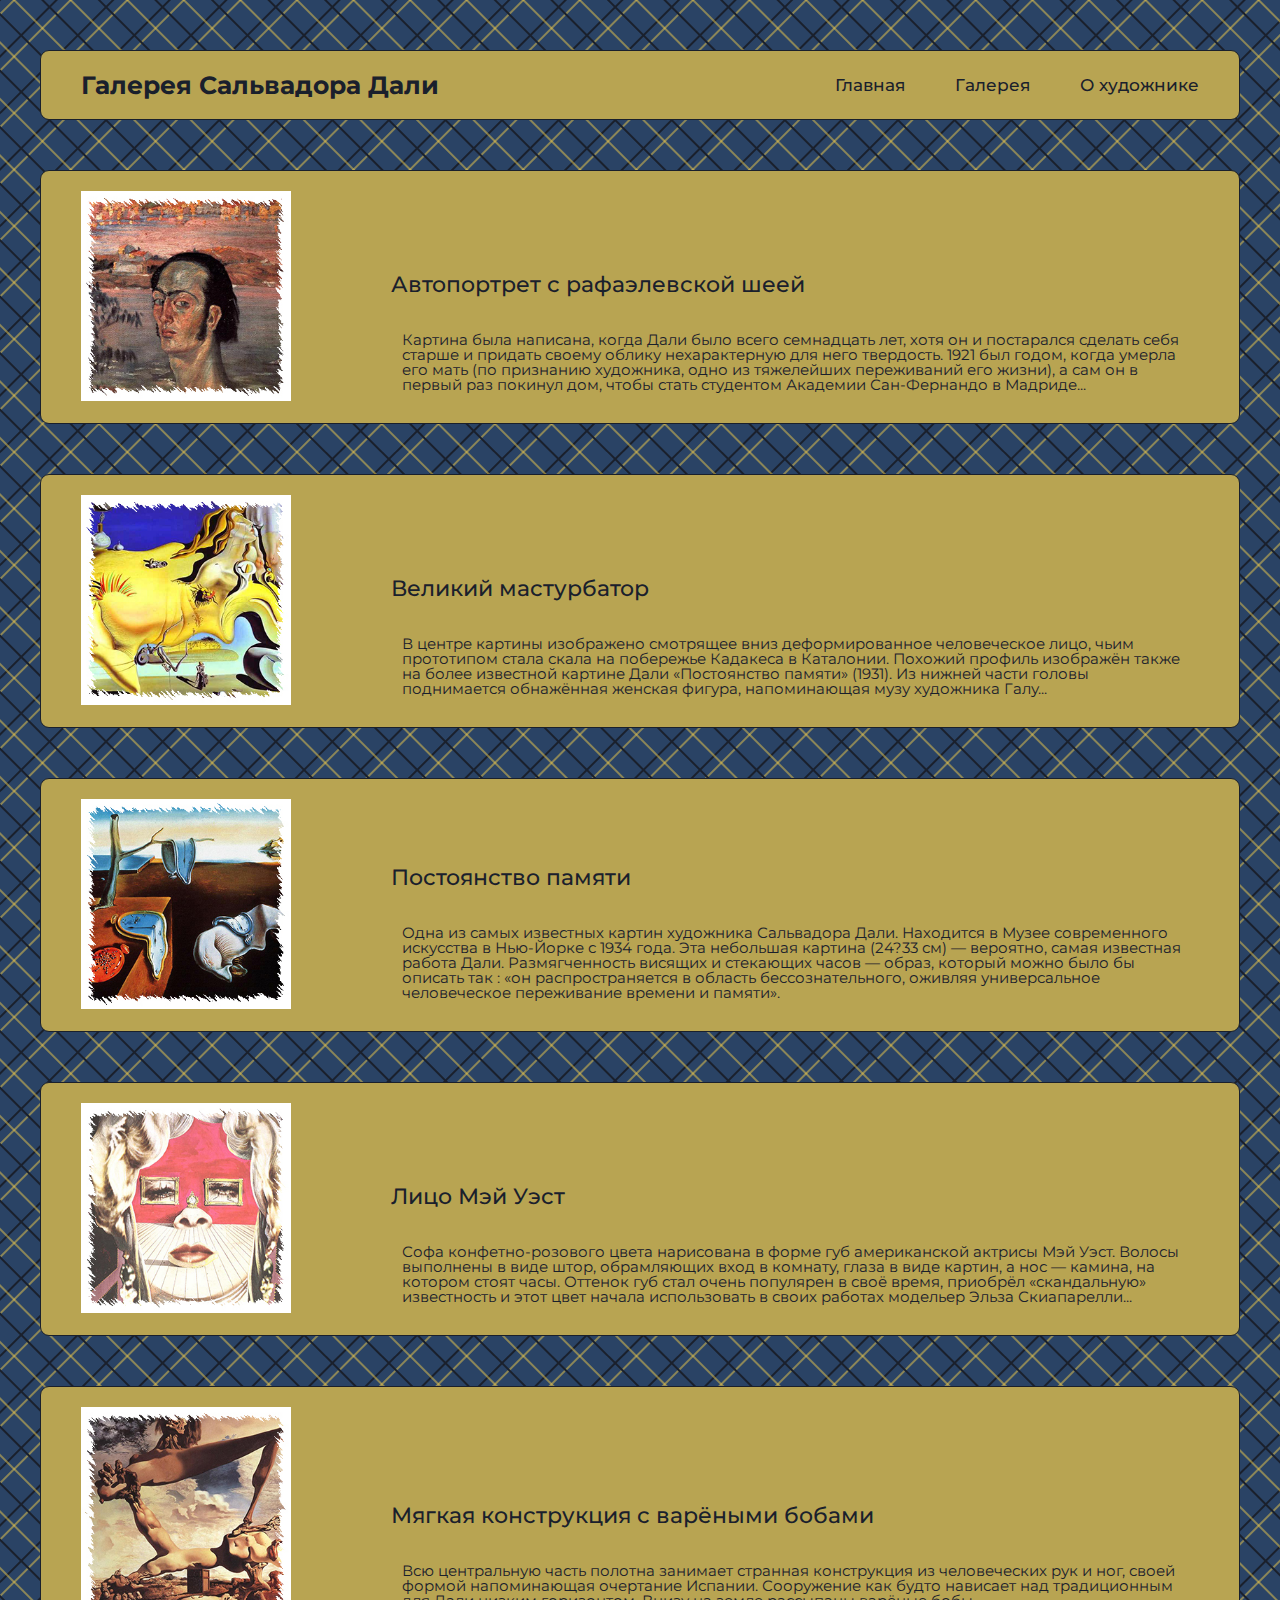
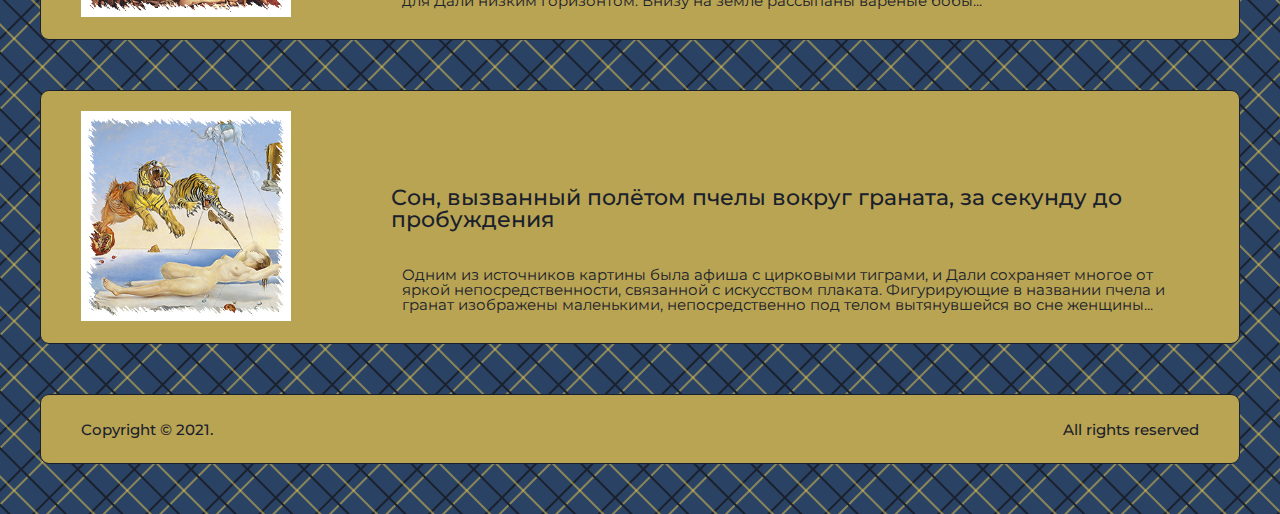
<file: index.html>
<!DOCTYPE html>
<html lang="ru">
  <head>
    <meta charset="UTF-8">
    <meta http-equiv="X-UA-Compatible" content="IE=edge">
    <meta name="viewport" content="width=device-width, initial-scale=1.0">
    <title>Картинная галерея</title>
    <link rel="stylesheet" type="text/css" href="css/reset.css" />
    <link rel="stylesheet" type="text/css" href="css/style.css" />
    <link rel="shortcut icon" href="img/icon.jpg" type="image/png" />
    <link rel="preconnect" href="https://fonts.gstatic.com" />
    <link rel="preconnect" href="https://fonts.gstatic.com">
    <link href="https://fonts.googleapis.com/css2?family=Montserrat:wght@400;500;700&display=swap" rel="stylesheet">  
  </head>
  <body>
    <header class="header">
      <div class="container">
        <div class="header__inner box">
          <h2 class="header__title">
            <a class="header__title-link header__title-link--1" href="index.html">
              Галерея Сальвадора Дали
            </a>
            <a class="header__title-link header__title-link--2" href="index.html">
              Галерея С. Дали
            </a>
            <a class="header__title-link header__title-link--3" href="index.html">
              Галерея
            </a>
          </h2>
          <nav class="header__menu">
            <button class="header__btn"></button>
            <button class="header__burger"></button>
            <ul class="header__list">
              <li class="header__item">
                <a href="index.html" class="header__item-link">
                  Главная
                </a>
              </li>
              <li class="header__item">
                <a href="gallery.html" class="header__item-link">
                  Галерея
                </a>
              </li>
              <li class="header__item">
                <a href="about.html" class="header__item-link">
                  О художнике
                </a>
              </li>
            </ul>
          </nav>
        </div>
      </div>
    </header>
    <section class="item">
      <div class="container">
        <div class="item__inner box">
          <a class="item__link" href="SelfPortrait.html" >
            <img class="item__prev" src="img/dali1_prev.jpg" alt="">
          </a>
          <div class="item__box">
            <h4 class="item__title">
              <a href="SelfPortrait.html" class="item__title-link">
                Автопортрет с рафаэлевской шеей
              </a>
            </h4>
            <p class="item__description">
              <a href="SelfPortrait.html" class="item__description-link">
                Картина была написана, когда Дали было всего семнадцать лет, хотя он и постарался сделать себя старше и придать своему облику нехарактерную для него твердость. 1921 был годом, когда умерла его мать (по признанию художника, одно из тяжелейших переживаний его жизни), а сам он в первый раз покинул дом, чтобы стать студентом Академии Сан-Фернандо в Мадриде...
              </a>
            </p>
          </div>
        </div>
      </div>
    </section>
    <section class="item">
      <div class="container">
        <div class="item__inner box">
          <a class="item__link" href="TheGreatMasturbator.html" >
            <img class="item__prev" src="img/dali2_prev.jpg" alt="">
          </a>
          <div class="item__box">
            <h3 class="item__title">
              <a href="TheGreatMasturbator.html" class="item__title-link">
                Великий мастурбатор
              </a>
            </h3>
            <p class="item__description">
              <a href="TheGreatMasturbator.html" class="item__description-link">
                В центре картины изображено смотрящее вниз деформированное человеческое лицо, чьим прототипом стала скала на побережье Кадакеса в Каталонии. Похожий профиль изображён также на более известной картине Дали «Постоянство памяти» (1931). Из нижней части головы поднимается обнажённая женская фигура, напоминающая музу художника Галу...
              </a>
            </p>
          </div>
        </div>
      </div>
    </section>
    <section class="item">
      <div class="container">
        <div class="item__inner box">
          <a class="item__link" href="ThePersistenceOfMemory.html" >
            <img class="item__prev" src="img/dali3_prev.jpg" alt="">
          </a>
          <div class="item__box">
            <h3 class="item__title">
              <a href="ThePersistenceOfMemory.html" class="item__title-link">
                Постоянство памяти
              </a>
            </h3>
            <p class="item__description">
              <a href="ThePersistenceOfMemory.html" class="item__description-link">
                Одна из самых известных картин художника Сальвадора Дали. Находится в Музее современного искусства в Нью-Йорке с 1934 года.
                Эта небольшая картина (24?33 см) — вероятно, самая известная работа Дали. Размягченность висящих и стекающих часов — образ, который можно было бы описать так : «он распространяется в область бессознательного, оживляя универсальное человеческое переживание времени и памяти».
              </a>
            </p>
          </div>
        </div>
      </div>
    </section>
    <section class="item">
      <div class="container">
        <div class="item__inner box">
          <a class="item__link" href="MaeWest’sFace.html" >
            <img class="item__prev" src="img/dali4_prev.jpg" alt="">
          </a>
          <div class="item__box">
            <h3 class="item__title">
              <a href="MaeWest’sFace.html" class="item__title-link">
                Лицо Мэй Уэст
              </a>
            </h3>
            <p class="item__description">
              <a href="MaeWest’sFace.html" class="item__description-link">
                Софа конфетно-розового цвета нарисована в форме губ американской актрисы Мэй Уэст. Волосы выполнены в виде штор, обрамляющих вход в комнату, глаза в виде картин, а нос — камина, на котором стоят часы. Оттенок губ стал очень популярен в своё время, приобрёл «скандальную» известность и этот цвет начала использовать в своих работах модельер Эльза Скиапарелли...
              </a>
            </p>
          </div>
        </div>
      </div>
    </section>
    <section class="item">
      <div class="container">
        <div class="item__inner box">
          <a class="item__link" href="SoftConstruction.html" >
            <img class="item__prev" src="img/dali5_prev.jpg" alt="">
          </a>
          <div class="item__box">
            <h3 class="item__title">
              <a href="SoftConstruction.html" class="item__title-link">
                Мягкая конструкция с варёными бобами
              </a>
            </h3>
            <p class="item__description">
              <a href="SoftConstruction.html" class="item__description-link">
                Всю центральную часть полотна занимает странная конструкция из человеческих рук и ног, своей формой напоминающая очертание Испании. Сооружение как будто нависает над традиционным для Дали низким горизонтом. Внизу на земле рассыпаны варёные бобы...
              </a>
            </p>
          </div>
        </div>
      </div>
    </section>
    <section class="item">
      <div class="container">
        <div class="item__inner box">
          <a class="item__link" href="DreamCausedByTheFlight.html" >
            <img class="item__prev" src="img/dali6_prev.jpg" alt="">
          </a>
          <div class="item__box">
            <h3 class="item__title">
              <a href="DreamCausedByTheFlight.html" class="item__title-link">
                Сон, вызванный полётом пчелы вокруг граната, за секунду до пробуждения
              </a>
            </h3>
            <p class="item__description">
              <a href="DreamCausedByTheFlight.html" class="item__description-link">
                Одним из источников картины была афиша с цирковыми тиграми, и Дали сохраняет многое от яркой непосредственности, связанной с искусством плаката. Фигурирующие в названии пчела и гранат изображены маленькими, непосредственно под телом вытянувшейся во сне женщины...
              </a>
            </p>
          </div>
        </div>
      </div>
    </section>
    <footer class="footer">
      <div class="container">
        <div class="footer__inner box">
          <p class="footer__copy">
            Copyright © 2021.
          </p>
          <p class="footer__rights">
            All rights reserved
          </p>
        </div>
    </footer>
    <script src="https://ajax.googleapis.com/ajax/libs/jquery/3.4.1/jquery.min.js"></script>
    <script src="js/main.js"></script>
  </body>
</html>
</file>
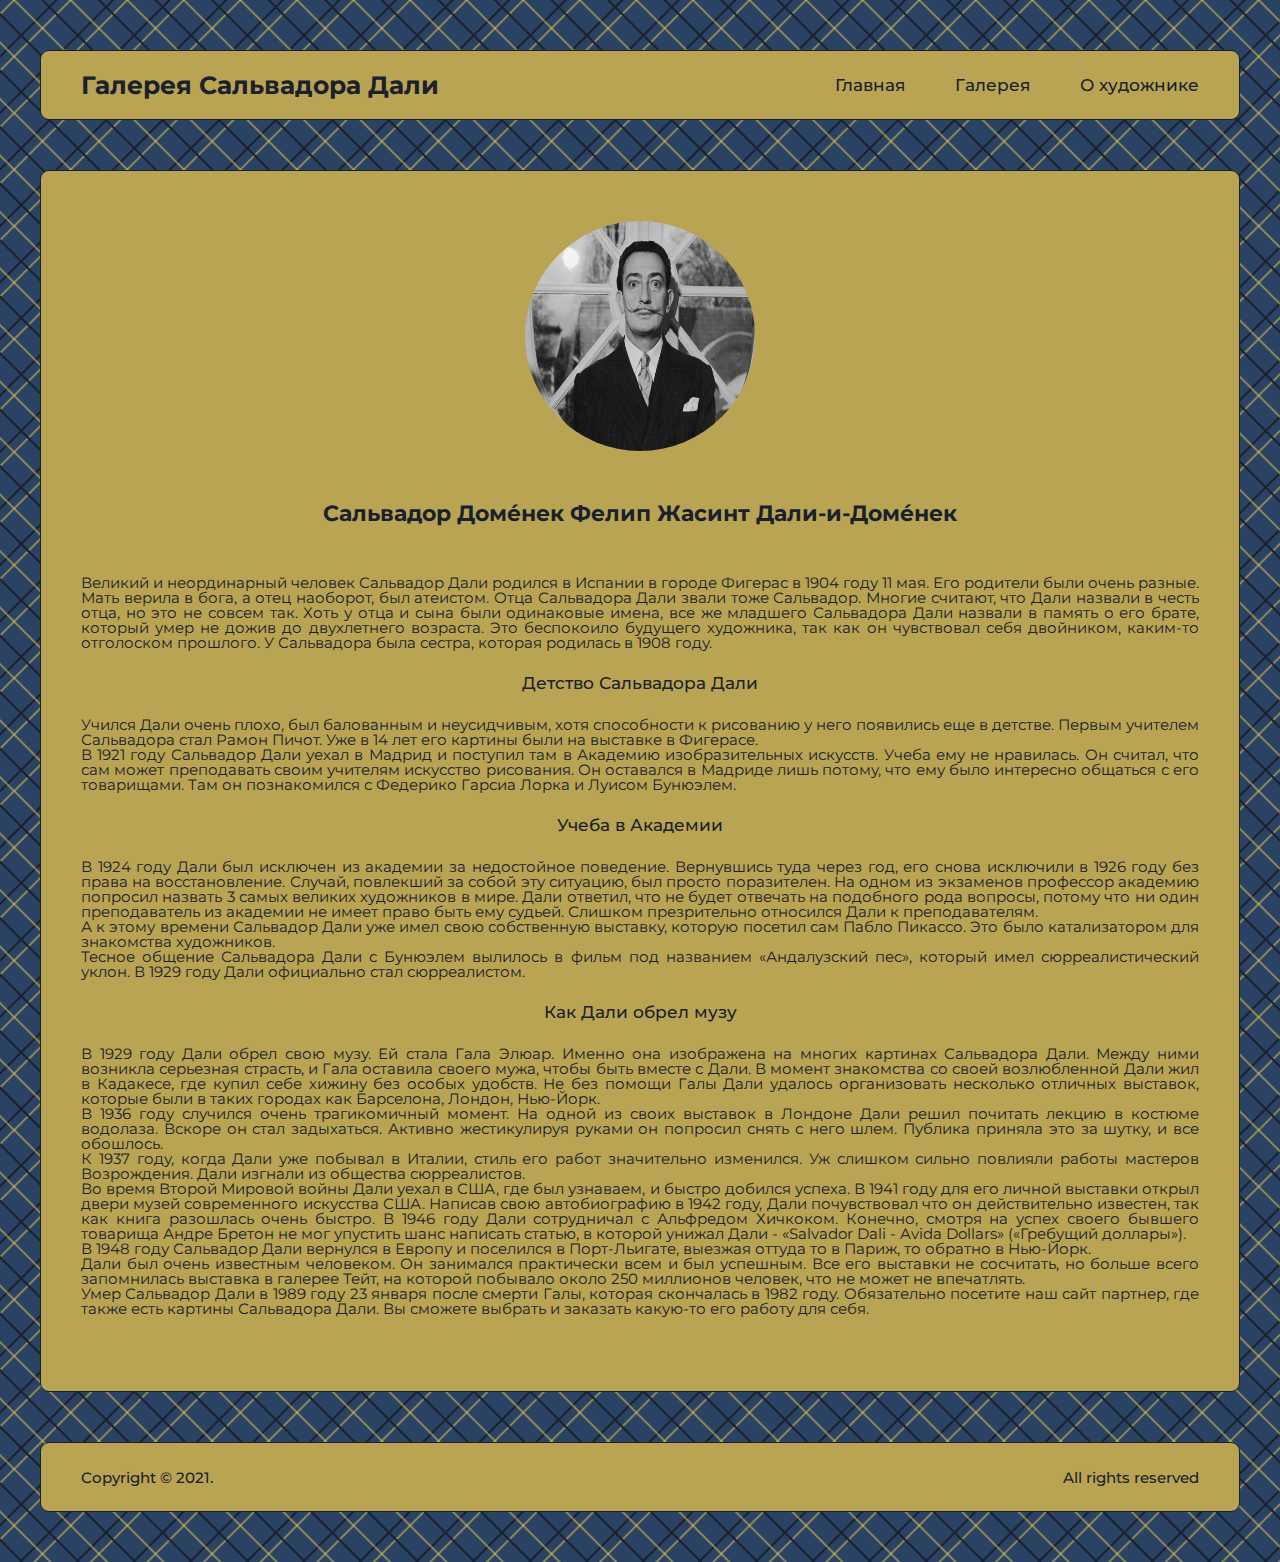
<file: about.html>
<!DOCTYPE html>
<html>
<head>
	<meta charset="UTF-8">
    <meta http-equiv="X-UA-Compatible" content="IE=edge">
    <meta name="viewport" content="width=device-width, initial-scale=1.0">
    <title>О художнике</title>
    <link rel="stylesheet" type="text/css" href="css/reset.css" />
    <link rel="stylesheet" href="css/jquery.fancybox.css" />
    <link rel="stylesheet" type="text/css" href="css/style.css" />
    <link rel="shortcut icon" href="img/icon.jpg" type="image/png" />
    <link rel="preconnect" href="https://fonts.gstatic.com" />
    <link rel="preconnect" href="https://fonts.gstatic.com">
    <link href="https://fonts.googleapis.com/css2?family=Montserrat:wght@400;500;700&display=swap" rel="stylesheet"> 
</head>
<body>
	<header class="header">
		<div class="container">
			<div class="header__inner box">
				<h2 class="header__title">
					<a class="header__title-link header__title-link--1" href="index.html">
						Галерея Сальвадора Дали
					</a>
					<a class="header__title-link header__title-link--2" href="index.html">
						Галерея С. Дали
					</a>
					<a class="header__title-link header__title-link--3" href="index.html">
						Галерея
					</a>
				</h2>
				<nav class="header__menu">
					<button class="header__btn"></button>
					<button class="header__burger"></button>
					<ul class="header__list">
						<li class="header__item">
						<a href="index.html" class="header__item-link">
							Главная
						</a>
						</li>
						<li class="header__item">
						<a href="gallery.html" class="header__item-link">
							Галерея
						</a>
						</li>
						<li class="header__item">
						<a href="about.html" class="header__item-link">
							О художнике
						</a>
						</li>
					</ul>
				</nav>
		  	</div>
		</div>
	</header>
	<section class="about">
        <div class="container">
            <div class="about__inner box">
                <a class="about__link" href="img/dali.jpg" data-fancybox data-caption="Сальвадор Доме́нек Фелип Жасинт Дали-и-Доме́нек">
                  <img class="about__photo" src="img/dali.jpg" alt="" > 
                </a>
                <h4 class="about__title">
                Сальвадор Доме́нек Фелип Жасинт Дали-и-Доме́нек
                </h4>
                <p class="about__description">
                    Великий и неординарный человек Сальвадор Дали родился в Испании в городе Фигерас в 1904 году 11 мая. Его родители были очень разные. Мать верила в бога, а отец наоборот, был атеистом. Отца Сальвадора Дали звали тоже Сальвадор. Многие считают, что Дали назвали в честь отца, но это не совсем так. Хоть у отца и сына были одинаковые имена, все же младшего Сальвадора Дали назвали в память о его брате, который умер не дожив до двухлетнего возраста. Это беспокоило будущего художника, так как он чувствовал себя двойником, каким-то отголоском прошлого. У Сальвадора была сестра, которая родилась в 1908 году.
                </p>
                <p class="about__subtitle">
                    Детство Сальвадора Дали
                </p> 
                <p class="about__description">
                    Учился Дали очень плохо, был балованным и неусидчивым, хотя способности к рисованию у него появились еще в детстве. Первым учителем Сальвадора стал Рамон Пичот. Уже в 14 лет его картины были на выставке в Фигерасе.<br/>
                    В 1921 году Сальвадор Дали уехал в Мадрид и поступил там в Академию изобразительных искусств. Учеба ему не нравилась. Он считал, что сам может преподавать своим учителям искусство рисования. Он оставался в Мадриде лишь потому, что ему было интересно общаться с его товарищами. Там он познакомился с Федерико Гарсиа Лорка и Луисом Бунюэлем.
                </p>
                <p class="about__subtitle">   
                    Учеба в Академии
                </p>
                <p class="about__description">
                    В 1924 году Дали был исключен из академии за недостойное поведение. Вернувшись туда через год, его снова исключили в 1926 году без права на восстановление. Случай, повлекший за собой эту ситуацию, был просто поразителен. На одном из экзаменов профессор академию попросил назвать 3 самых великих художников в мире. Дали ответил, что не будет отвечать на подобного рода вопросы, потому что ни один преподаватель из академии не имеет право быть ему судьей. Слишком презрительно относился Дали к преподавателям.<br/>
                    А к этому времени Сальвадор Дали уже имел свою собственную выставку, которую посетил сам Пабло Пикассо. Это было катализатором для знакомства художников.<br/>
                    Тесное общение Сальвадора Дали с Бунюэлем вылилось в фильм под названием «Андалузский пес», который имел сюрреалистический уклон. В 1929 году Дали официально стал сюрреалистом.
                </p>   
                <p class="about__subtitle"> 
                    Как Дали обрел музу
                </p> 
                <p class="about__description">
                    В 1929 году Дали обрел свою музу. Ей стала Гала Элюар. Именно она изображена на многих картинах Сальвадора Дали. Между ними возникла серьезная страсть, и Гала оставила своего мужа, чтобы быть вместе с Дали. В момент знакомства со своей возлюбленной Дали жил в Кадакесе, где купил себе хижину без особых удобств. Не без помощи Галы Дали удалось организовать несколько отличных выставок, которые были в таких городах как Барселона, Лондон, Нью-Йорк.<br/>
                    В 1936 году случился очень трагикомичный момент. На одной из своих выставок в Лондоне Дали решил почитать лекцию в костюме водолаза. Вскоре он стал задыхаться. Активно жестикулируя руками он попросил снять с него шлем. Публика приняла это за шутку, и все обошлось.<br/>
                    К 1937 году, когда Дали уже побывал в Италии, стиль его работ значительно изменился. Уж слишком сильно повлияли работы мастеров Возрождения. Дали изгнали из общества сюрреалистов.<br/>
                    Во время Второй Мировой войны Дали уехал в США, где был узнаваем, и быстро добился успеха. В 1941 году для его личной выставки открыл двери музей современного искусства США. Написав свою автобиографию в 1942 году, Дали почувствовал что он действительно известен, так как книга разошлась очень быстро. В 1946 году Дали сотрудничал с Альфредом Хичкоком. Конечно, смотря на успех своего бывшего товарища Андре Бретон не мог упустить шанс написать статью, в которой унижал Дали - «Salvador Dali - Avida Dollars» («Гребущий доллары»).<br/>
                    В 1948 году Сальвадор Дали вернулся в Европу и поселился в Порт-Льигате, выезжая оттуда то в Париж, то обратно в Нью-Йорк.<br/>
                    Дали был очень известным человеком. Он занимался практически всем и был успешным. Все его выставки не сосчитать, но больше всего запомнилась выставка в галерее Тейт, на которой побывало около 250 миллионов человек, что не может не впечатлять.<br/>
                    Умер Сальвадор Дали в 1989 году 23 января после смерти Галы, которая скончалась в 1982 году. Обязательно посетите наш сайт партнер, где также есть картины Сальвадора Дали. Вы сможете выбрать и заказать какую-то его работу для себя.
                </p>
            </div>
        </div>
    </section>
	<footer class="footer">
		<div class="container">
		  <div class="footer__inner box">
			<p class="footer__copy">
			  Copyright © 2021.
			</p>
			<p class="footer__rights">
			  All rights reserved
			</p>
		  </div>
	</footer>
  <script src="https://ajax.googleapis.com/ajax/libs/jquery/3.4.1/jquery.min.js"></script>
	<script src="js/jquery.fancybox.min.js"></script>
  <script src="js/main.js"></script>
</body>
</html>
</file>
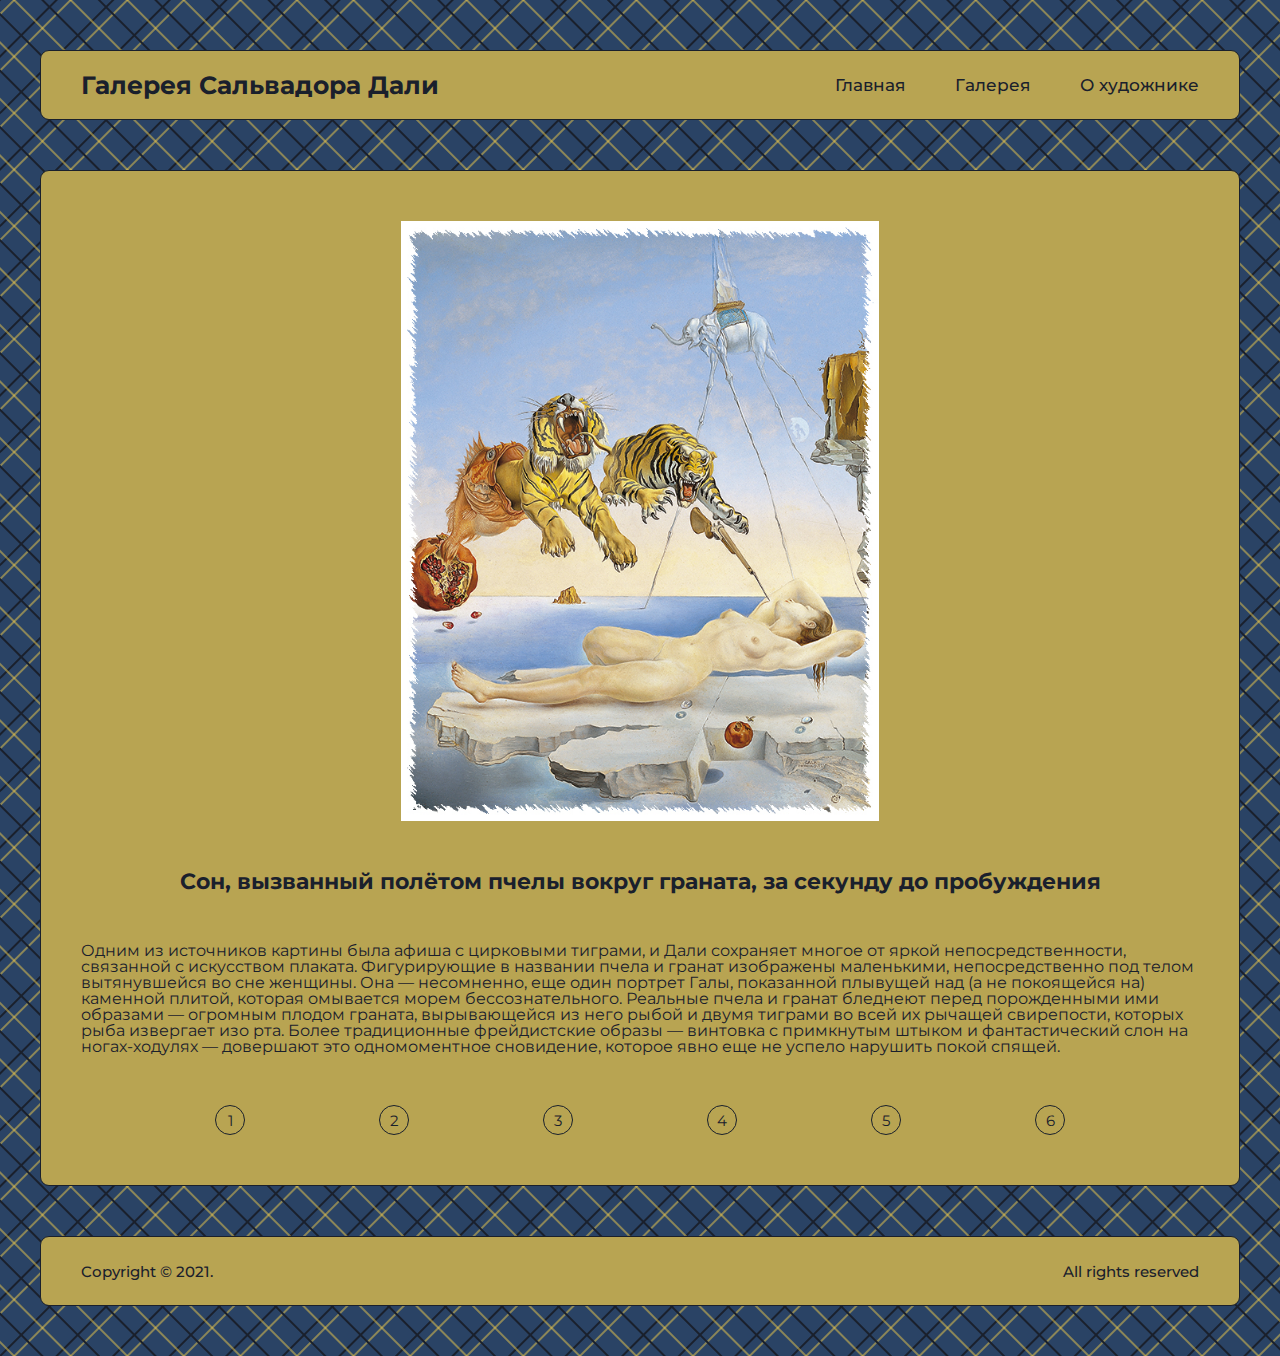
<file: DreamCausedByTheFlight.html>
<!DOCTYPE html>
<html>
<head>
	<meta charset="UTF-8">
    <meta http-equiv="X-UA-Compatible" content="IE=edge">
    <meta name="viewport" content="width=device-width, initial-scale=1.0">
    <title>Сон, вызванный полётом пчелы вокруг граната, за секунду до пробуждения - С. Дали</title>
    <link rel="stylesheet" type="text/css" href="css/reset.css" />
	<link rel="stylesheet" href="css/jquery.fancybox.css" />
    <link rel="stylesheet" type="text/css" href="css/style.css" />
    <link rel="shortcut icon" href="img/icon.jpg" type="image/png" />
    <link rel="preconnect" href="https://fonts.gstatic.com" />
    <link rel="preconnect" href="https://fonts.gstatic.com">
    <link href="https://fonts.googleapis.com/css2?family=Montserrat:wght@400;500;700&display=swap" rel="stylesheet"> 
</head>
<body>
	<header class="header">
		<div class="container">
			<div class="header__inner box">
				<h2 class="header__title">
					<a class="header__title-link header__title-link--1" href="index.html">
						Галерея Сальвадора Дали
					</a>
					<a class="header__title-link header__title-link--2" href="index.html">
						Галерея С. Дали
					</a>
					<a class="header__title-link header__title-link--3" href="index.html">
						Галерея
					</a>
				</h2>
				<nav class="header__menu">
					<button class="header__btn"></button>
					<button class="header__burger"></button>
					<ul class="header__list">
						<li class="header__item">
						<a href="index.html" class="header__item-link">
							Главная
						</a>
						</li>
						<li class="header__item">
						<a href="gallery.html" class="header__item-link">
							Галерея
						</a>
						</li>
						<li class="header__item">
						<a href="about.html" class="header__item-link">
							О художнике
						</a>
						</li>
					</ul>
				</nav>
		  	</div>
		</div>
	</header>
	<section class="artwork">
		<div class="container">
			<div class="artwork__inner box">
				<div class="artwork__imgbox">
					<a class="artwork__photo" href="img/dali6.jpg" data-fancybox data-caption="Сон, вызванный полётом пчелы вокруг граната, за секунду до пробуждения">
						<img class="artwork__imgbox-photo" src="img/dali6.jpg" alt="" >
					</a>
				</div>
				<h4 class="artwork__title">
					Сон, вызванный полётом пчелы вокруг граната, за секунду до пробуждения
				</h4>
				<p class="artwork__description">
					Одним из источников картины была афиша с цирковыми тиграми, и Дали сохраняет многое от яркой непосредственности, связанной с искусством плаката. Фигурирующие в названии пчела и гранат изображены маленькими, непосредственно под телом вытянувшейся во сне женщины. Она — несомненно, еще один портрет Галы, показанной плывущей над (а не покоящейся на) каменной плитой, которая омывается морем бессознательного. Реальные пчела и гранат бледнеют перед порожденными ими образами — огромным плодом граната, вырывающейся из него рыбой и двумя тиграми во всей их рычащей свирепости, которых рыба извергает изо рта. Более традиционные фрейдистские образы — винтовка с примкнутым штыком и фантастический слон на ногах-ходулях — довершают это одномоментное сновидение, которое явно еще не успело нарушить покой спящей.
				</p>
				<div class="artwork__pages">
					<div class="artwork__page">
						<a href="SelfPortrait.html" class="artwork__page-link">
							1
						</a>
					</div>
					<div class="artwork__page">
						<a href="TheGreatMasturbator.html" class="artwork__page-link">
							2
						</a>
					</div>
					<div class="artwork__page">
						<a href="ThePersistenceOfMemory.html" class="artwork__page-link">
							3
						</a>
					</div>
					<div class="artwork__page">
						<a href="MaeWest’sFace.html" class="artwork__page-link">
							4
						</a>
					</div>
					<div class="artwork__page">
						<a href="SoftConstruction.html" class="artwork__page-link">
							5
						</a>
					</div>
					<div class="artwork__page">
						<a href="DreamCausedByTheFlight.html" class="artwork__page-link">
							6
						</a>
					</div>
				</div>
			</div>
		</div>
	</section>
	<footer class="footer">
		<div class="container">
		  <div class="footer__inner box">
			<p class="footer__copy">
			  Copyright © 2021.
			</p>
			<p class="footer__rights">
			  All rights reserved
			</p>
		  </div>
	</footer>
	<script src="https://ajax.googleapis.com/ajax/libs/jquery/3.4.1/jquery.min.js"></script>
	<script src="js/jquery.fancybox.min.js"></script>
	<script src="js/main.js"></script>
</body>
</html>
</file>
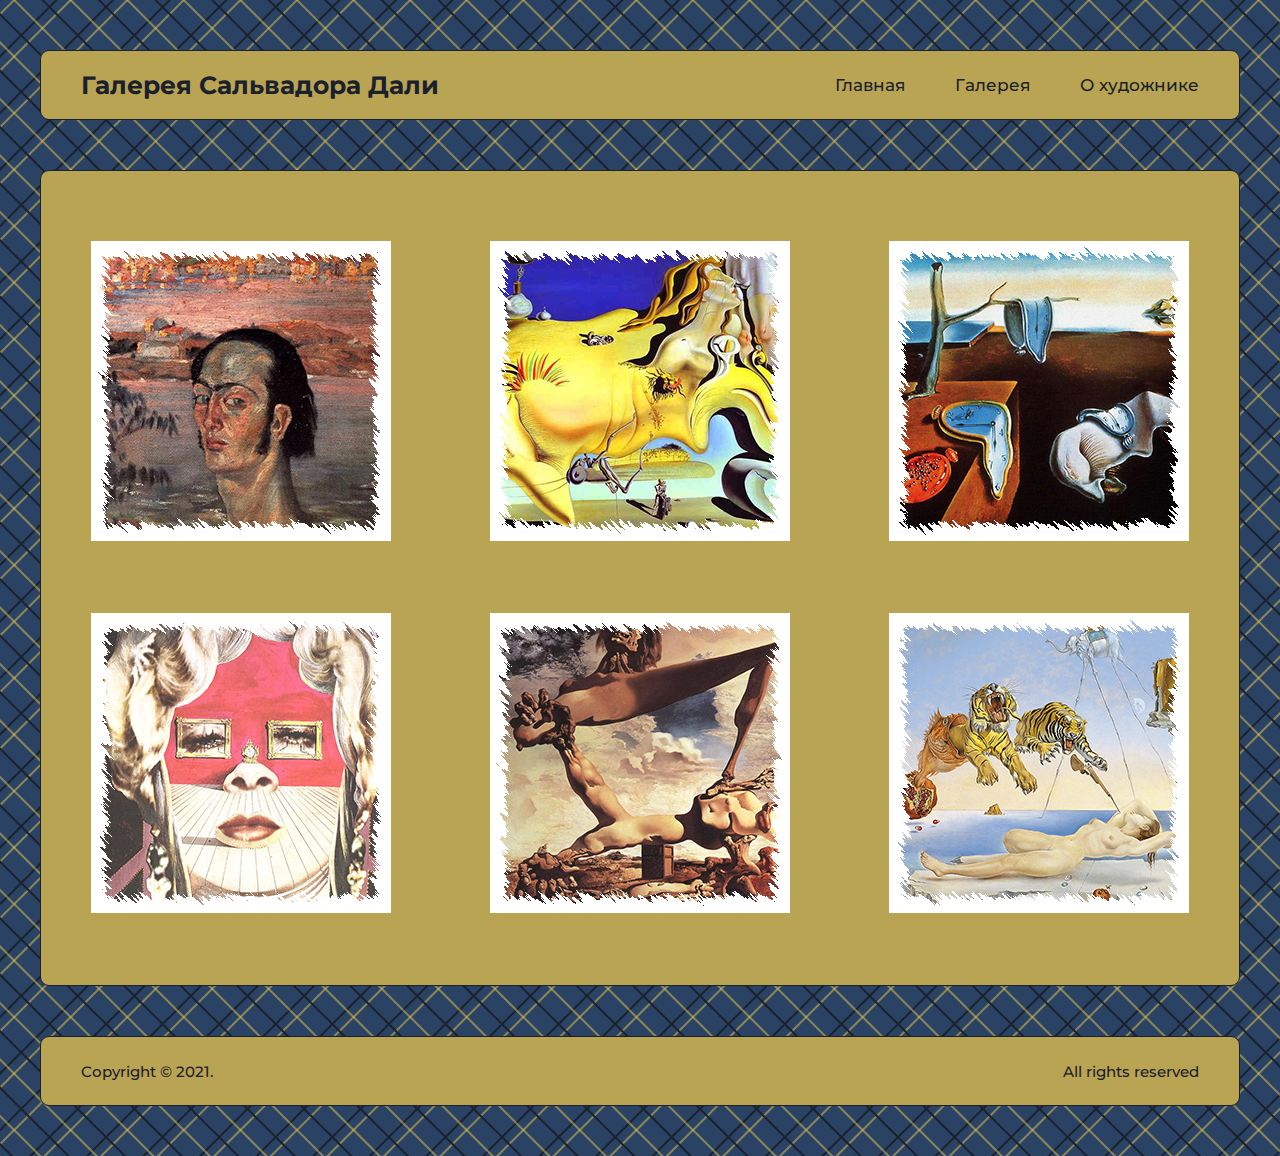
<file: gallery.html>
<!DOCTYPE html>
<html>
<head>
	<meta charset="UTF-8">
    <meta http-equiv="X-UA-Compatible" content="IE=edge">
    <meta name="viewport" content="width=device-width, initial-scale=1.0">
    <title>Галерея Сальвадора Дали</title>
    <link rel="stylesheet" type="text/css" href="css/reset.css" />
	<link rel="stylesheet" href="css/jquery.fancybox.css" />
	<link rel="stylesheet" type="text/css" href="css/style.css" />
    <link rel="shortcut icon" href="img/icon.jpg" type="image/png" />
    <link rel="preconnect" href="https://fonts.gstatic.com" />
    <link rel="preconnect" href="https://fonts.gstatic.com">
    <link href="https://fonts.googleapis.com/css2?family=Montserrat:wght@400;500;700&display=swap" rel="stylesheet"> 
</head>
<body>
	<header class="header">
		<div class="container">
			<div class="header__inner box">
				<h2 class="header__title">
					<a class="header__title-link header__title-link--1" href="index.html">
						Галерея Сальвадора Дали
					</a>
					<a class="header__title-link header__title-link--2" href="index.html">
						Галерея С. Дали
					</a>
					<a class="header__title-link header__title-link--3" href="index.html">
						Галерея
					</a>
				</h2>
				<nav class="header__menu">
					<button class="header__btn"></button>
					<button class="header__burger"></button>
					<ul class="header__list">
						<li class="header__item">
						<a href="index.html" class="header__item-link">
							Главная
						</a>
						</li>
						<li class="header__item">
						<a href="gallery.html" class="header__item-link">
							Галерея
						</a>
						</li>
						<li class="header__item">
						<a href="about.html" class="header__item-link">
							О художнике
						</a>
						</li>
					</ul>
				</nav>
		  	</div>
		</div>
	</header>
	<section class="gallery">
        <div class="container">
            <div class="gallery__inner box">
				<a class="gallery__link" href="img/dali1.jpg" data-fancybox data-caption="Автопортрет с рафаэлевской шеей">
					<img class="gallery__link-photo" src="img/dali1_prev.jpg" alt="" />
				</a>
				<a class="gallery__link" href="img/dali2.jpg" data-fancybox data-caption="Великий мастурбатор">
					<img class="gallery__link-photo" src="img/dali2_prev.jpg" alt="" />
				</a>
				<a class="gallery__link" href="img/dali3.jpg" data-fancybox data-caption="Постоянство памяти">
					<img class="gallery__link-photo" src="img/dali3_prev.jpg" alt="" />
				</a>
				<a class="gallery__link" href="img/dali4.jpg" data-fancybox data-caption="Лицо Мэй Уэст">
					<img class="gallery__link-photo" src="img/dali4_prev.jpg" alt="" />
				</a>
				<a class="gallery__link" href="img/dali5.jpg" data-fancybox data-caption="Мягкая конструкция с варёными бобами">
					<img class="gallery__link-photo" src="img/dali5_prev.jpg" alt="" />
				</a>
				<a class="gallery__link" href="img/dali6.jpg" data-fancybox data-caption="Сон, вызванный полётом пчелы вокруг граната, за секунду до пробуждения">
					<img class="gallery__link-photo" src="img/dali6_prev.jpg" alt="" />
				</a>
            </div>
        </div>
    </section>
	<footer class="footer">
		<div class="container">
		  <div class="footer__inner box">
			<p class="footer__copy">
			  Copyright © 2021.
			</p>
			<p class="footer__rights">
			  All rights reserved
			</p>
		  </div>
	</footer>
	<script src="https://ajax.googleapis.com/ajax/libs/jquery/3.4.1/jquery.min.js"></script>
	<script src="js/jquery.fancybox.min.js"></script>
	<script src="js/main.js"></script>
</body>
</html>
</file>
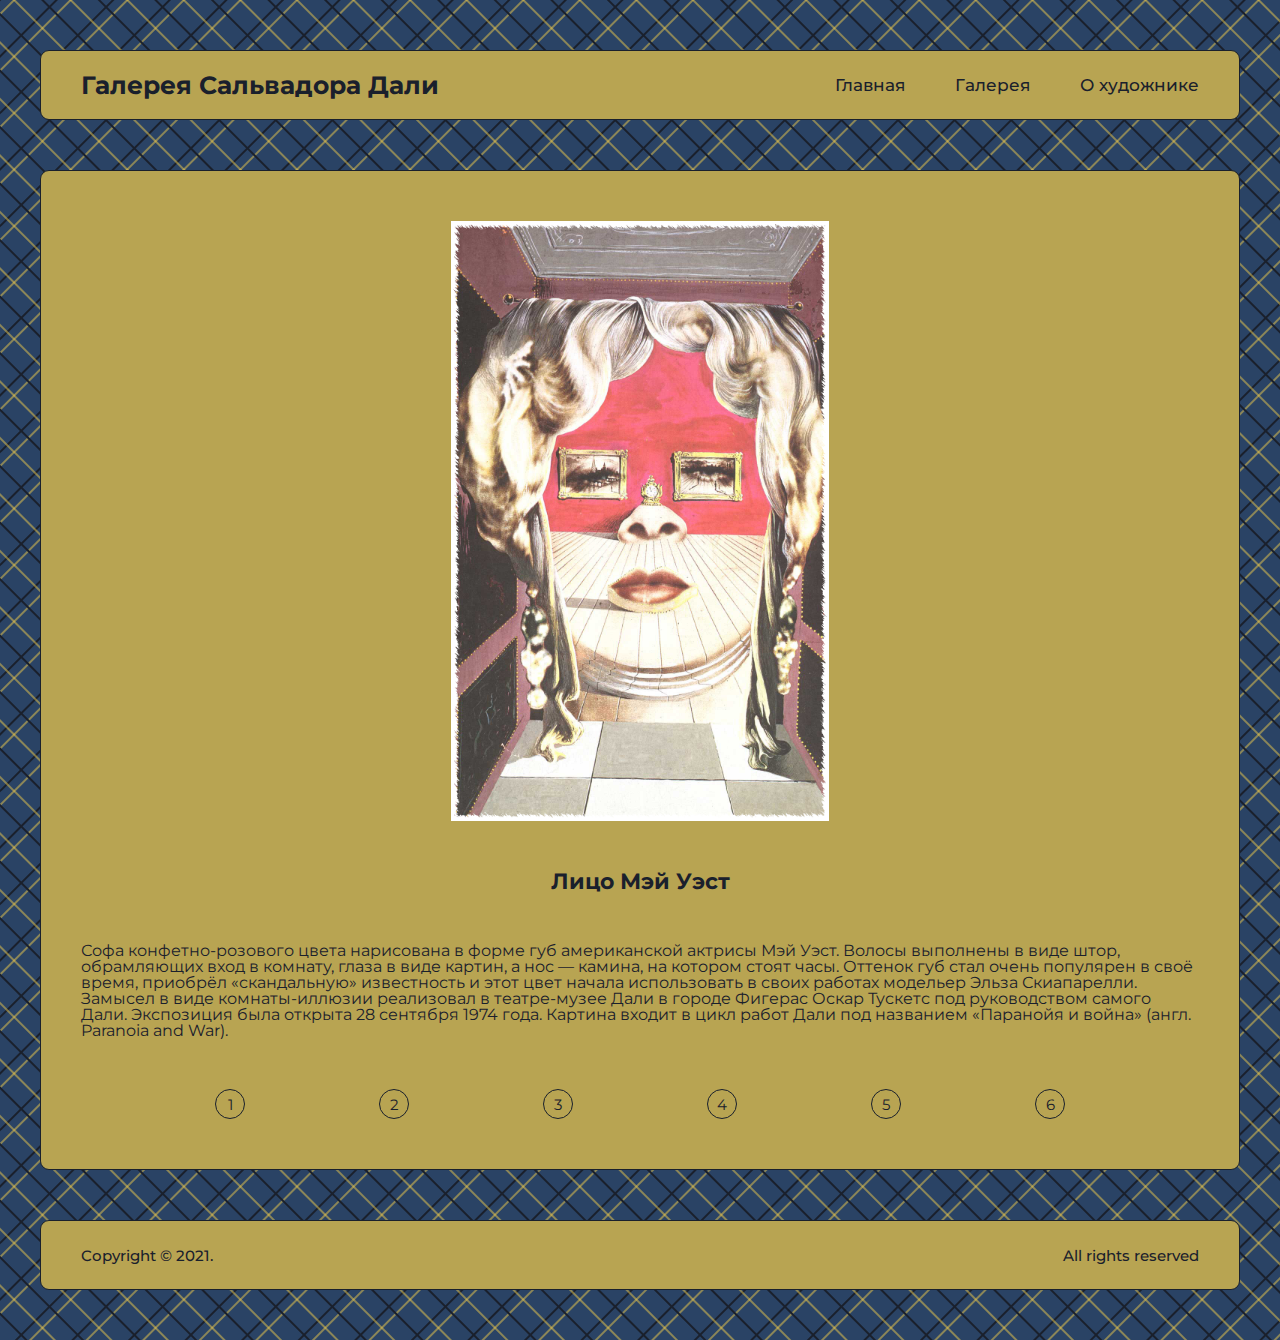
<file: MaeWest’sFace.html>
<!DOCTYPE html>
<html>
<head>
	<meta charset="UTF-8">
    <meta http-equiv="X-UA-Compatible" content="IE=edge">
    <meta name="viewport" content="width=device-width, initial-scale=1.0">
    <title>Лицо Мэй Уэст - С. Дали</title>
    <link rel="stylesheet" type="text/css" href="css/reset.css" />
	<link rel="stylesheet" href="css/jquery.fancybox.css" />
    <link rel="stylesheet" type="text/css" href="css/style.css" />
    <link rel="shortcut icon" href="img/icon.jpg" type="image/png" />
    <link rel="preconnect" href="https://fonts.gstatic.com" />
    <link rel="preconnect" href="https://fonts.gstatic.com">
    <link href="https://fonts.googleapis.com/css2?family=Montserrat:wght@400;500;700&display=swap" rel="stylesheet"> 
</head>
<body>
	<header class="header">
		<div class="container">
			<div class="header__inner box">
				<h2 class="header__title">
					<a class="header__title-link header__title-link--1" href="index.html">
						Галерея Сальвадора Дали
					</a>
					<a class="header__title-link header__title-link--2" href="index.html">
						Галерея С. Дали
					</a>
					<a class="header__title-link header__title-link--3" href="index.html">
						Галерея
					</a>
				</h2>
				<nav class="header__menu">
					<button class="header__btn"></button>
					<button class="header__burger"></button>
					<ul class="header__list">
						<li class="header__item">
						<a href="index.html" class="header__item-link">
							Главная
						</a>
						</li>
						<li class="header__item">
						<a href="gallery.html" class="header__item-link">
							Галерея
						</a>
						</li>
						<li class="header__item">
						<a href="about.html" class="header__item-link">
							О художнике
						</a>
						</li>
					</ul>
				</nav>
		  	</div>
		</div>
	</header>
	<section class="artwork">
		<div class="container">
			<div class="artwork__inner box">
				<div class="artwork__imgbox">
					<a class="artwork__photo" href="img/dali4.jpg" data-fancybox data-caption="Лицо Мэй Уэст">
						<img class="artwork__imgbox-photo" src="img/dali4.jpg" alt="" >
					</a>
				</div>
				<h4 class="artwork__title">
					Лицо Мэй Уэст
				</h4>
				<p class="artwork__description">
					Софа конфетно-розового цвета нарисована в форме губ американской актрисы Мэй Уэст. Волосы выполнены в виде штор, обрамляющих вход в комнату, глаза в виде картин, а нос — камина, на котором стоят часы. Оттенок губ стал очень популярен в своё время, приобрёл «скандальную» известность и этот цвет начала использовать в своих работах модельер Эльза Скиапарелли. Замысел в виде комнаты-иллюзии реализовал в театре-музее Дали в городе Фигерас Оскар Тускетс под руководством самого Дали. Экспозиция была открыта 28 сентября 1974 года. Картина входит в цикл работ Дали под названием «Паранойя и война» (англ. Paranoia and War).
				</p>
				<div class="artwork__pages">
					<div class="artwork__page">
						<a href="SelfPortrait.html" class="artwork__page-link">
							1
						</a>
					</div>
					<div class="artwork__page">
						<a href="TheGreatMasturbator.html" class="artwork__page-link">
							2
						</a>
					</div>
					<div class="artwork__page">
						<a href="ThePersistenceOfMemory.html" class="artwork__page-link">
							3
						</a>
					</div>
					<div class="artwork__page">
						<a href="MaeWest’sFace.html" class="artwork__page-link">
							4
						</a>
					</div>
					<div class="artwork__page">
						<a href="SoftConstruction.html" class="artwork__page-link">
							5
						</a>
					</div>
					<div class="artwork__page">
						<a href="DreamCausedByTheFlight.html" class="artwork__page-link">
							6
						</a>
					</div>
				</div>
			</div>
		</div>
	</section>
	<footer class="footer">
		<div class="container">
		  <div class="footer__inner box">
			<p class="footer__copy">
			  Copyright © 2021.
			</p>
			<p class="footer__rights">
			  All rights reserved
			</p>
		  </div>
	</footer>
	<script src="https://ajax.googleapis.com/ajax/libs/jquery/3.4.1/jquery.min.js"></script>
	<script src="js/jquery.fancybox.min.js"></script>
	<script src="js/main.js"></script>
</body>
</html>
</file>
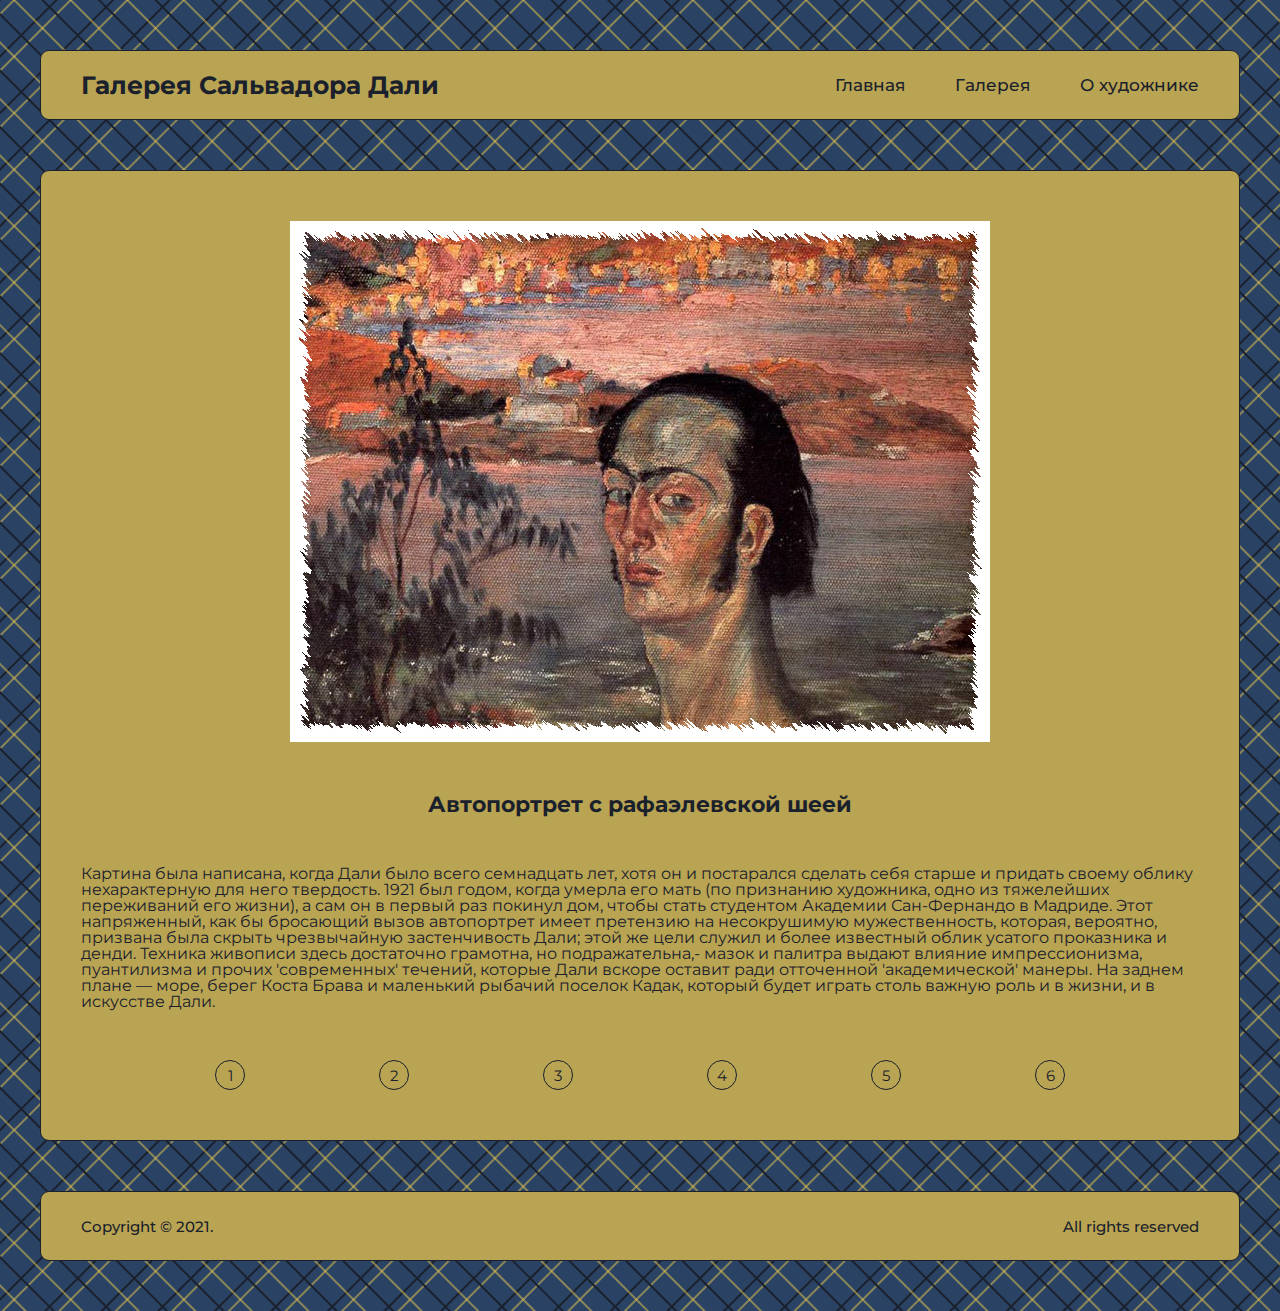
<file: SelfPortrait.html>
<!DOCTYPE html>
<html>
<head>
	<meta charset="UTF-8">
    <meta http-equiv="X-UA-Compatible" content="IE=edge">
    <meta name="viewport" content="width=device-width, initial-scale=1.0">
    <title>Автопортрет с рафаэлевской шеей - С. Дали</title>
    <link rel="stylesheet" type="text/css" href="css/reset.css" />
	<link rel="stylesheet" href="css/jquery.fancybox.css" />
    <link rel="stylesheet" type="text/css" href="css/style.css" />
    <link rel="shortcut icon" href="img/icon.jpg" type="image/png" />
    <link rel="preconnect" href="https://fonts.gstatic.com" />
    <link rel="preconnect" href="https://fonts.gstatic.com">
    <link href="https://fonts.googleapis.com/css2?family=Montserrat:wght@400;500;700&display=swap" rel="stylesheet"> 
</head>
<body>
	<header class="header">
		<div class="container">
			<div class="header__inner box">
				<h2 class="header__title">
					<a class="header__title-link header__title-link--1" href="index.html">
						Галерея Сальвадора Дали
					</a>
					<a class="header__title-link header__title-link--2" href="index.html">
						Галерея С. Дали
					</a>
					<a class="header__title-link header__title-link--3" href="index.html">
						Галерея
					</a>
				</h2>
				<nav class="header__menu">
					<button class="header__btn"></button>
					<button class="header__burger"></button>
					<ul class="header__list">
						<li class="header__item">
						<a href="index.html" class="header__item-link">
							Главная
						</a>
						</li>
						<li class="header__item">
						<a href="gallery.html" class="header__item-link">
							Галерея
						</a>
						</li>
						<li class="header__item">
						<a href="about.html" class="header__item-link">
							О художнике
						</a>
						</li>
					</ul>
				</nav>
		  	</div>
		</div>
	</header>
	<section class="artwork">
		<div class="container">
			<div class="artwork__inner box">
				<div class="artwork__imgbox">
					<a class="artwork__photo" href="img/dali1.jpg" data-fancybox data-caption="Автопортрет с рафаэлевской шеей">
						<img class="artwork__imgbox-photo" src="img/dali1.jpg" alt="" >
					</a>
				</div>
				<h4 class="artwork__title">
					Автопортрет с рафаэлевской шеей
				</h4>
				<p class="artwork__description">
					Картина была написана, когда Дали было всего семнадцать лет, хотя он и постарался сделать себя старше и придать своему облику нехарактерную для него твердость. 1921 был годом, когда умерла его мать (по признанию художника, одно из тяжелейших переживаний его жизни), а сам он в первый раз покинул дом, чтобы стать студентом Академии Сан-Фернандо в Мадриде. Этот напряженный, как бы бросающий вызов автопортрет имеет претензию на несокрушимую мужественность, которая, вероятно, призвана была скрыть чрезвычайную застенчивость Дали; этой же цели служил и более известный облик усатого проказника и денди. Техника живописи здесь достаточно грамотна, но подражательна,- мазок и палитра выдают влияние импрессионизма, пуантилизма и прочих 'современных' течений, которые Дали вскоре оставит ради отточенной 'академической' манеры. На заднем плане — море, берег Коста Брава и маленький рыбачий поселок Кадак, который будет играть столь важную роль и в жизни, и в искусстве Дали.
				</p>
				<div class="artwork__pages">
					<div class="artwork__page">
						<a href="SelfPortrait.html" class="artwork__page-link">
							1
						</a>
					</div>
					<div class="artwork__page">
						<a href="TheGreatMasturbator.html" class="artwork__page-link">
							2
						</a>
					</div>
					<div class="artwork__page">
						<a href="ThePersistenceOfMemory.html" class="artwork__page-link">
							3
						</a>
					</div>
					<div class="artwork__page">
						<a href="MaeWest’sFace.html" class="artwork__page-link">
							4
						</a>
					</div>
					<div class="artwork__page">
						<a href="SoftConstruction.html" class="artwork__page-link">
							5
						</a>
					</div>
					<div class="artwork__page">
						<a href="DreamCausedByTheFlight.html" class="artwork__page-link">
							6
						</a>
					</div>
				</div>
			</div>
		</div>
	</section>
	<footer class="footer">
		<div class="container">
		  <div class="footer__inner box">
			<p class="footer__copy">
			  Copyright © 2021.
			</p>
			<p class="footer__rights">
			  All rights reserved
			</p>
		  </div>
	</footer>
	<script src="https://ajax.googleapis.com/ajax/libs/jquery/3.4.1/jquery.min.js"></script>
	<script src="js/jquery.fancybox.min.js"></script>
	<script src="js/main.js"></script>
</body>
</html>
</file>
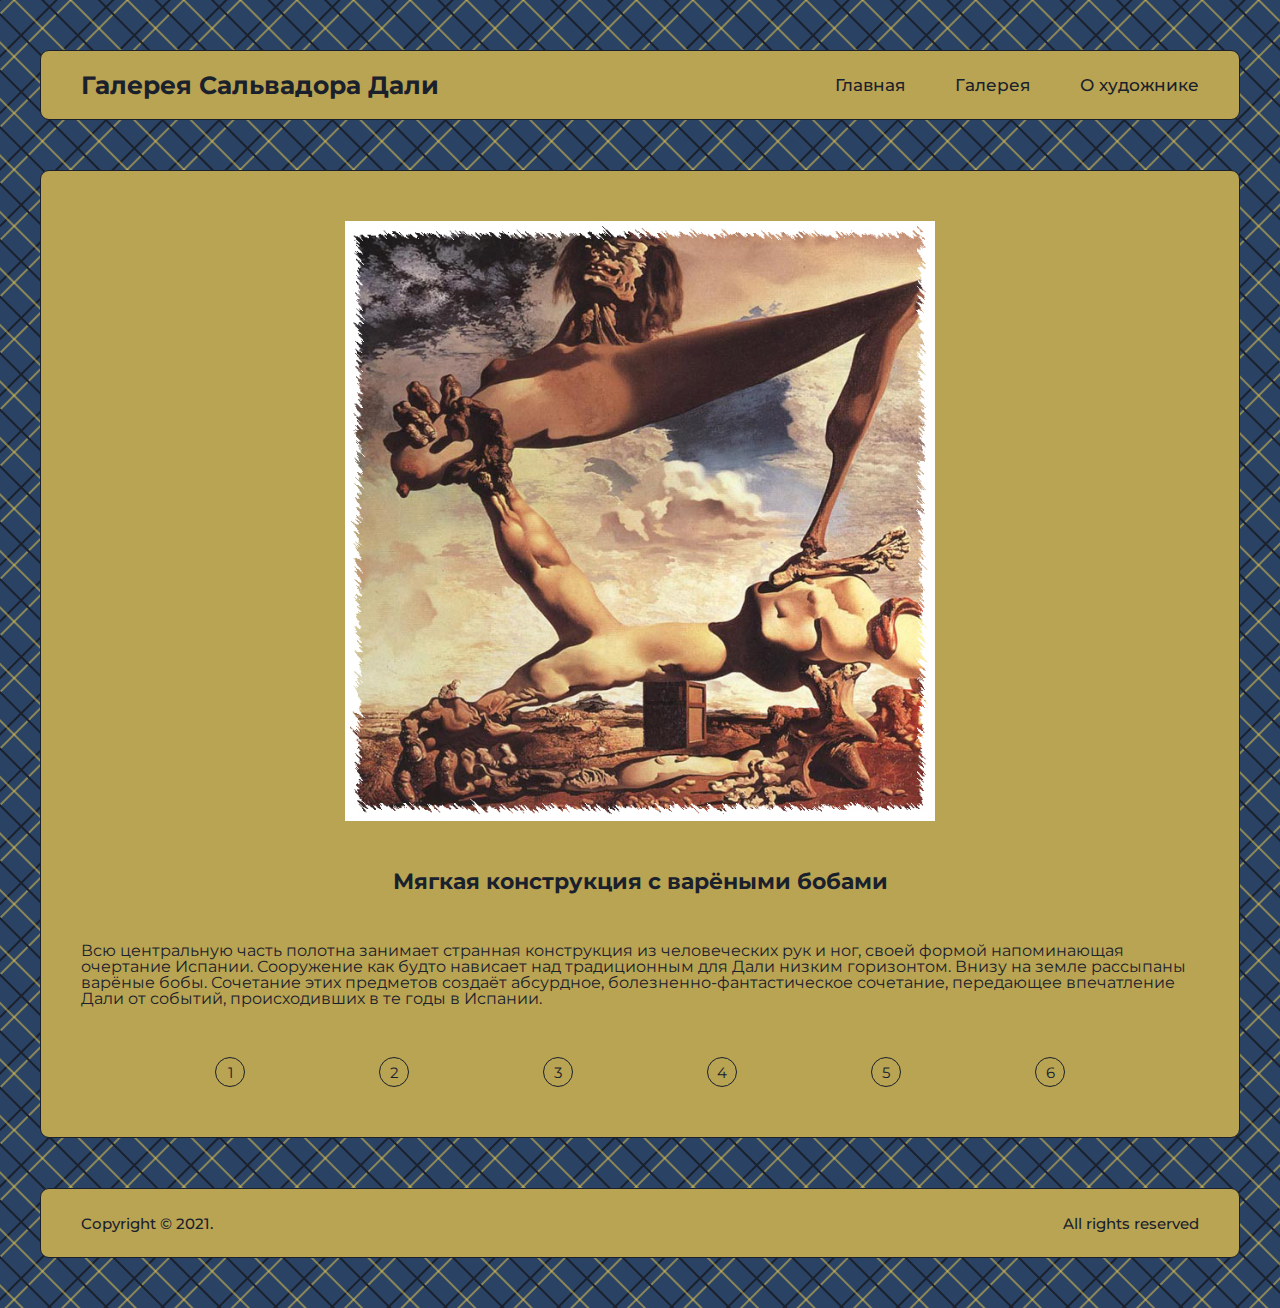
<file: SoftConstruction.html>
<!DOCTYPE html>
<html>
<head>
	<meta charset="UTF-8">
    <meta http-equiv="X-UA-Compatible" content="IE=edge">
    <meta name="viewport" content="width=device-width, initial-scale=1.0">
    <title>Мягкая конструкция с варёными бобами - С. Дали</title>
    <link rel="stylesheet" type="text/css" href="css/reset.css" />
	<link rel="stylesheet" href="css/jquery.fancybox.css" />
    <link rel="stylesheet" type="text/css" href="css/style.css" />
    <link rel="shortcut icon" href="img/icon.jpg" type="image/png" />
    <link rel="preconnect" href="https://fonts.gstatic.com" />
    <link rel="preconnect" href="https://fonts.gstatic.com">
    <link href="https://fonts.googleapis.com/css2?family=Montserrat:wght@400;500;700&display=swap" rel="stylesheet"> 
</head>
<body>
	<header class="header">
		<div class="container">
			<div class="header__inner box">
				<h2 class="header__title">
					<a class="header__title-link header__title-link--1" href="index.html">
						Галерея Сальвадора Дали
					</a>
					<a class="header__title-link header__title-link--2" href="index.html">
						Галерея С. Дали
					</a>
					<a class="header__title-link header__title-link--3" href="index.html">
						Галерея
					</a>
				</h2>
				<nav class="header__menu">
					<button class="header__btn"></button>
					<button class="header__burger"></button>
					<ul class="header__list">
						<li class="header__item">
						<a href="index.html" class="header__item-link">
							Главная
						</a>
						</li>
						<li class="header__item">
						<a href="gallery.html" class="header__item-link">
							Галерея
						</a>
						</li>
						<li class="header__item">
						<a href="about.html" class="header__item-link">
							О художнике
						</a>
						</li>
					</ul>
				</nav>
		  	</div>
		</div>
	</header>
	<section class="artwork">
		<div class="container">
			<div class="artwork__inner box">
				<div class="artwork__imgbox">
					<a class="artwork__photo" href="img/dali5.jpg" data-fancybox data-caption="Мягкая конструкция с варёными бобами">
						<img class="artwork__imgbox-photo" src="img/dali5.jpg" alt="" >
					</a>
				</div>
				<h4 class="artwork__title">
					Мягкая конструкция с варёными бобами
				</h4>
				<p class="artwork__description">
					Всю центральную часть полотна занимает странная конструкция из человеческих рук и ног, своей формой напоминающая очертание Испании. Сооружение как будто нависает над традиционным для Дали низким горизонтом. Внизу на земле рассыпаны варёные бобы. Сочетание этих предметов создаёт абсурдное, болезненно-фантастическое сочетание, передающее впечатление Дали от событий, происходивших в те годы в Испании.
				</p>
				<div class="artwork__pages">
					<div class="artwork__page">
						<a href="SelfPortrait.html" class="artwork__page-link">
							1
						</a>
					</div>
					<div class="artwork__page">
						<a href="TheGreatMasturbator.html" class="artwork__page-link">
							2
						</a>
					</div>
					<div class="artwork__page">
						<a href="ThePersistenceOfMemory.html" class="artwork__page-link">
							3
						</a>
					</div>
					<div class="artwork__page">
						<a href="MaeWest’sFace.html" class="artwork__page-link">
							4
						</a>
					</div>
					<div class="artwork__page">
						<a href="SoftConstruction.html" class="artwork__page-link">
							5
						</a>
					</div>
					<div class="artwork__page">
						<a href="DreamCausedByTheFlight.html" class="artwork__page-link">
							6
						</a>
					</div>
				</div>
			</div>
		</div>
	</section>
	<footer class="footer">
		<div class="container">
		  <div class="footer__inner box">
			<p class="footer__copy">
			  Copyright © 2021.
			</p>
			<p class="footer__rights">
			  All rights reserved
			</p>
		  </div>
	</footer>
	<script src="https://ajax.googleapis.com/ajax/libs/jquery/3.4.1/jquery.min.js"></script>
	<script src="js/jquery.fancybox.min.js"></script>
	<script src="js/main.js"></script>
</body>
</html>
</file>
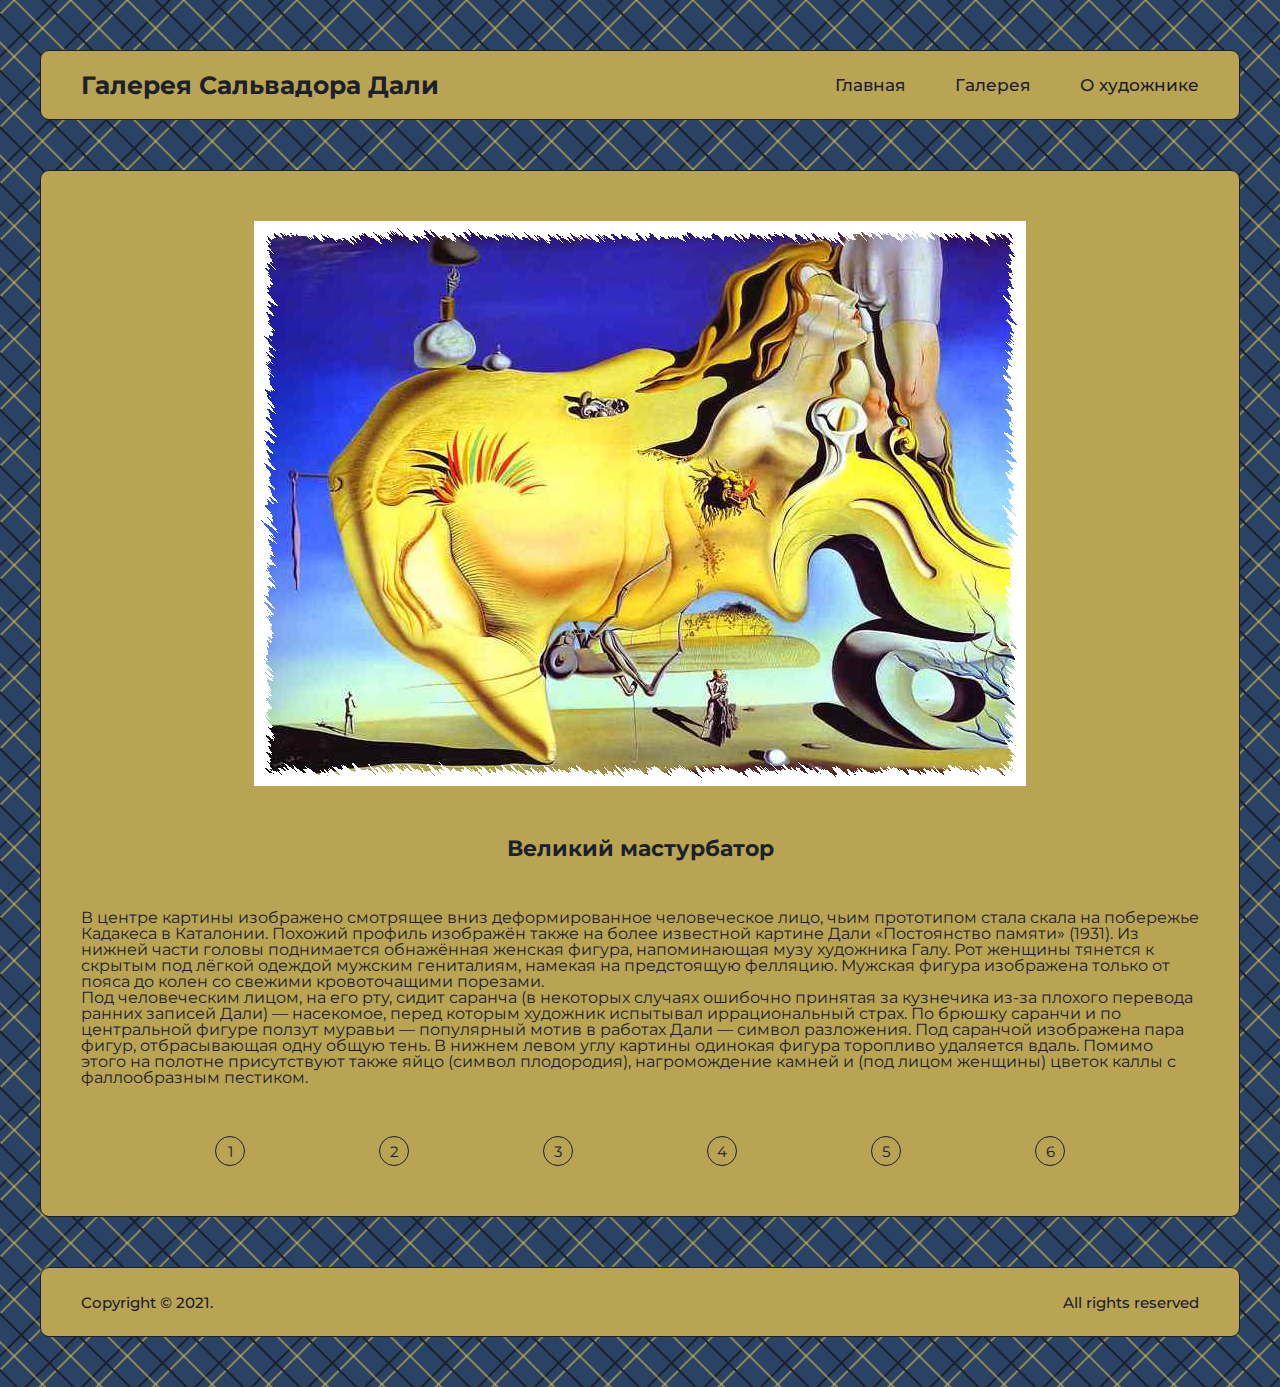
<file: TheGreatMasturbator.html>
<!DOCTYPE html>
<html>
<head>
	<meta charset="UTF-8">
    <meta http-equiv="X-UA-Compatible" content="IE=edge">
    <meta name="viewport" content="width=device-width, initial-scale=1.0">
    <title>Великий мастурбатор - С. Дали</title>
    <link rel="stylesheet" type="text/css" href="css/reset.css" />
	<link rel="stylesheet" href="css/jquery.fancybox.css" />
    <link rel="stylesheet" type="text/css" href="css/style.css" />
    <link rel="shortcut icon" href="img/icon.jpg" type="image/png" />
    <link rel="preconnect" href="https://fonts.gstatic.com" />
    <link rel="preconnect" href="https://fonts.gstatic.com">
    <link href="https://fonts.googleapis.com/css2?family=Montserrat:wght@400;500;700&display=swap" rel="stylesheet"> 
</head>
<body>
	<header class="header">
		<div class="container">
			<div class="header__inner box">
				<h2 class="header__title">
					<a class="header__title-link header__title-link--1" href="index.html">
						Галерея Сальвадора Дали
					</a>
					<a class="header__title-link header__title-link--2" href="index.html">
						Галерея С. Дали
					</a>
					<a class="header__title-link header__title-link--3" href="index.html">
						Галерея
					</a>
				</h2>
				<nav class="header__menu">
					<button class="header__btn"></button>
					<button class="header__burger"></button>
					<ul class="header__list">
						<li class="header__item">
						<a href="index.html" class="header__item-link">
							Главная
						</a>
						</li>
						<li class="header__item">
						<a href="gallery.html" class="header__item-link">
							Галерея
						</a>
						</li>
						<li class="header__item">
						<a href="about.html" class="header__item-link">
							О художнике
						</a>
						</li>
					</ul>
				</nav>
		  	</div>
		</div>
	</header>
	<section class="artwork">
		<div class="container">
			<div class="artwork__inner box">
				<div class="artwork__imgbox">
					<a class="artwork__photo" href="img/dali2.jpg" data-fancybox data-caption="Великий мастурбатор">
						<img class="artwork__imgbox-photo" src="img/dali2.jpg" alt="" >
					</a>
				</div>
				<h4 class="artwork__title">
					Великий мастурбатор
				</h4>
				<p class="artwork__description">
					В центре картины изображено смотрящее вниз деформированное человеческое лицо, чьим прототипом стала скала на побережье Кадакеса в Каталонии. Похожий профиль изображён также на более известной картине Дали «Постоянство памяти» (1931). Из нижней части головы поднимается обнажённая женская фигура, напоминающая музу художника Галу. Рот женщины тянется к скрытым под лёгкой одеждой мужским гениталиям, намекая на предстоящую фелляцию. Мужская фигура изображена только от пояса до колен со свежими кровоточащими порезами.<br />
					Под человеческим лицом, на его рту, сидит саранча (в некоторых случаях ошибочно принятая за кузнечика из-за плохого перевода ранних записей Дали) — насекомое, перед которым художник испытывал иррациональный страх. По брюшку саранчи и по центральной фигуре ползут муравьи — популярный мотив в работах Дали — символ разложения. Под саранчой изображена пара фигур, отбрасывающая одну общую тень. В нижнем левом углу картины одинокая фигура торопливо удаляется вдаль. Помимо этого на полотне присутствуют также яйцо (символ плодородия), нагромождение камней и (под лицом женщины) цветок каллы с фаллообразным пестиком.
				</p>
				<div class="artwork__pages">
					<div class="artwork__page">
						<a href="SelfPortrait.html" class="artwork__page-link">
							1
						</a>
					</div>
					<div class="artwork__page">
						<a href="TheGreatMasturbator.html" class="artwork__page-link">
							2
						</a>
					</div>
					<div class="artwork__page">
						<a href="ThePersistenceOfMemory.html" class="artwork__page-link">
							3
						</a>
					</div>
					<div class="artwork__page">
						<a href="MaeWest’sFace.html" class="artwork__page-link">
							4
						</a>
					</div>
					<div class="artwork__page">
						<a href="SoftConstruction.html" class="artwork__page-link">
							5
						</a>
					</div>
					<div class="artwork__page">
						<a href="DreamCausedByTheFlight.html" class="artwork__page-link">
							6
						</a>
					</div>
				</div>
			</div>
		</div>
	</section>
	<footer class="footer">
		<div class="container">
		  <div class="footer__inner box">
			<p class="footer__copy">
			  Copyright © 2021.
			</p>
			<p class="footer__rights">
			  All rights reserved
			</p>
		  </div>
	</footer>
	<script src="https://ajax.googleapis.com/ajax/libs/jquery/3.4.1/jquery.min.js"></script>
	<script src="js/jquery.fancybox.min.js"></script>
	<script src="js/main.js"></script>
</body>
</html>
</file>
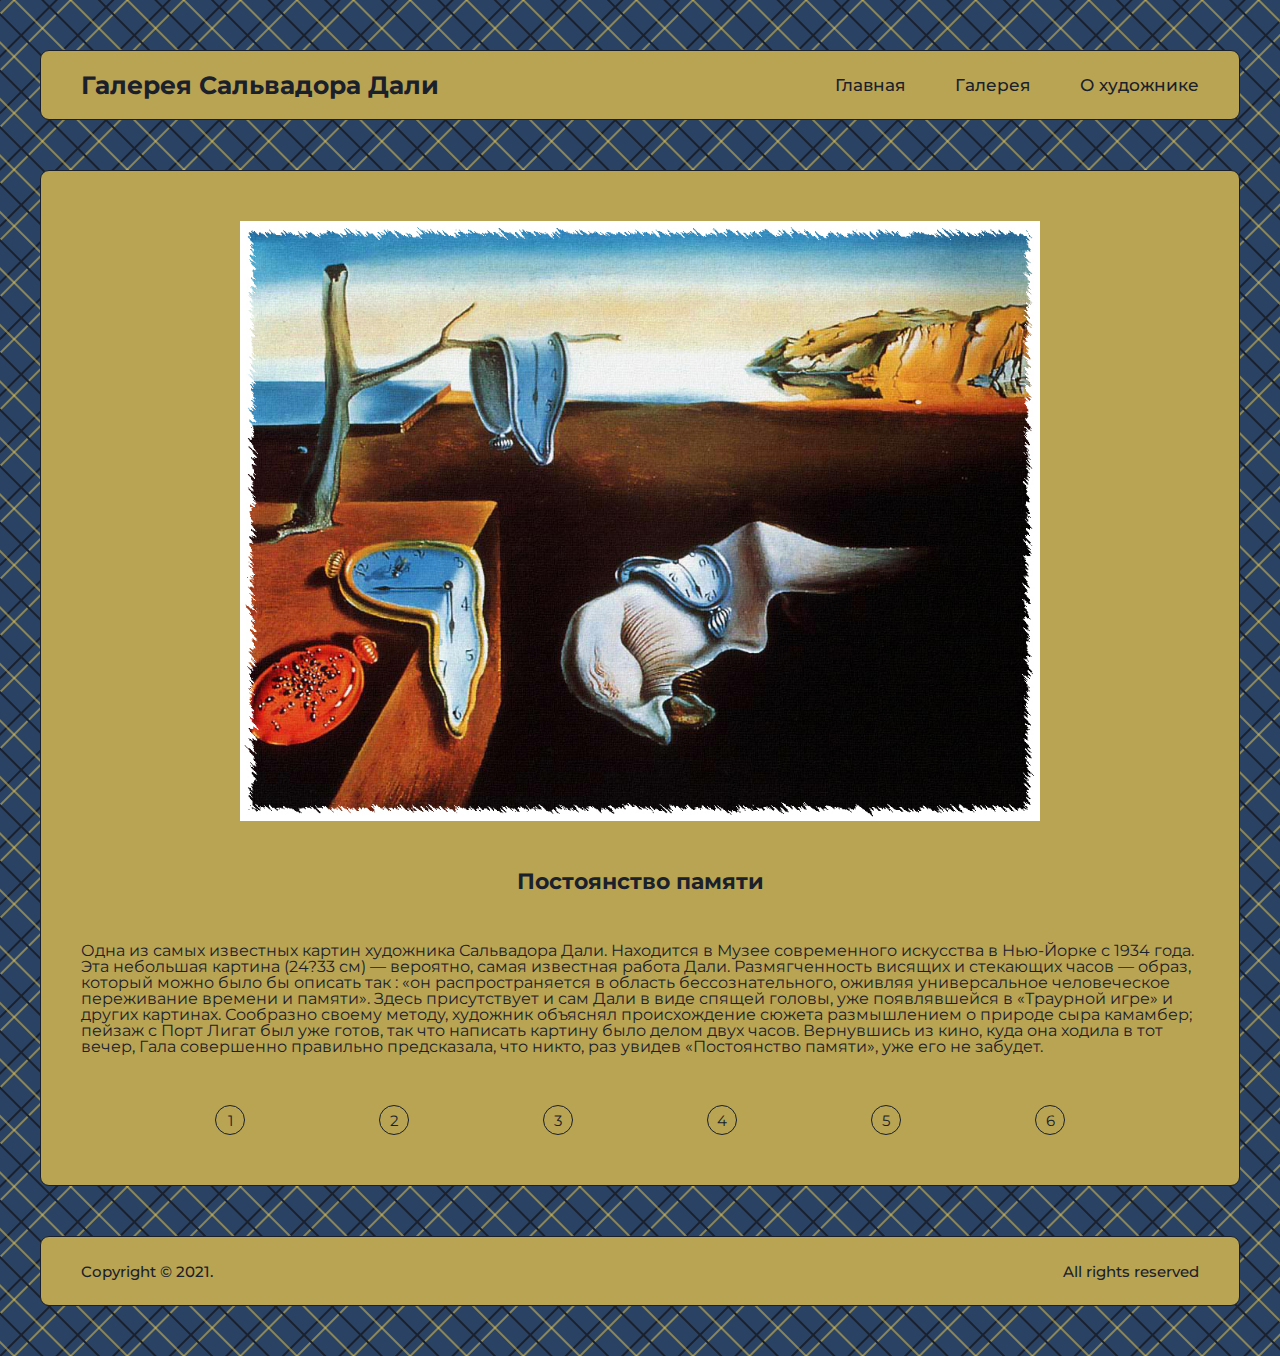
<file: ThePersistenceOfMemory.html>
<!DOCTYPE html>
<html>
<head>
	<meta charset="UTF-8">
    <meta http-equiv="X-UA-Compatible" content="IE=edge">
    <meta name="viewport" content="width=device-width, initial-scale=1.0">
    <title>Постоянство памяти - С. Дали</title>
    <link rel="stylesheet" type="text/css" href="css/reset.css" />
	<link rel="stylesheet" href="css/jquery.fancybox.css" />
    <link rel="stylesheet" type="text/css" href="css/style.css" />
    <link rel="shortcut icon" href="img/icon.jpg" type="image/png" />
    <link rel="preconnect" href="https://fonts.gstatic.com" />
    <link rel="preconnect" href="https://fonts.gstatic.com">
    <link href="https://fonts.googleapis.com/css2?family=Montserrat:wght@400;500;700&display=swap" rel="stylesheet"> 
</head>
<body>
	<header class="header">
		<div class="container">
			<div class="header__inner box">
				<h2 class="header__title">
					<a class="header__title-link header__title-link--1" href="index.html">
						Галерея Сальвадора Дали
					</a>
					<a class="header__title-link header__title-link--2" href="index.html">
						Галерея С. Дали
					</a>
					<a class="header__title-link header__title-link--3" href="index.html">
						Галерея
					</a>
				</h2>
				<nav class="header__menu">
					<button class="header__btn"></button>
					<button class="header__burger"></button>
					<ul class="header__list">
						<li class="header__item">
						<a href="index.html" class="header__item-link">
							Главная
						</a>
						</li>
						<li class="header__item">
						<a href="gallery.html" class="header__item-link">
							Галерея
						</a>
						</li>
						<li class="header__item">
						<a href="about.html" class="header__item-link">
							О художнике
						</a>
						</li>
					</ul>
				</nav>
		  	</div>
		</div>
	</header>
	<section class="artwork">
		<div class="container">
			<div class="artwork__inner box">
				<div class="artwork__imgbox">
					<a class="artwork__photo" href="img/dali3.jpg" data-fancybox data-caption="Постоянство памяти">
						<img class="artwork__imgbox-photo" src="img/dali3.jpg" alt="" >
					</a>
				</div>
				<h4 class="artwork__title">
					Постоянство памяти
				</h4>
				<p class="artwork__description">
					Одна из самых известных картин художника Сальвадора Дали. Находится в Музее современного искусства в Нью-Йорке с 1934 года.
					Эта небольшая картина (24?33 см) — вероятно, самая известная работа Дали. Размягченность висящих и стекающих часов — образ, который можно было бы описать так : «он распространяется в область бессознательного, оживляя универсальное человеческое переживание времени и памяти». Здесь присутствует и сам Дали в виде спящей головы, уже появлявшейся в «Траурной игре» и других картинах. Сообразно своему методу, художник объяснял происхождение сюжета размышлением о природе сыра камамбер; пейзаж с Порт Лигат был уже готов, так что написать картину было делом двух часов. Вернувшись из кино, куда она ходила в тот вечер, Гала совершенно правильно предсказала, что никто, раз увидев «Постоянство памяти», уже его не забудет.
				</p>
				<div class="artwork__pages">
					<div class="artwork__page">
						<a href="SelfPortrait.html" class="artwork__page-link">
							1
						</a>
					</div>
					<div class="artwork__page">
						<a href="TheGreatMasturbator.html" class="artwork__page-link">
							2
						</a>
					</div>
					<div class="artwork__page">
						<a href="ThePersistenceOfMemory.html" class="artwork__page-link">
							3
						</a>
					</div>
					<div class="artwork__page">
						<a href="MaeWest’sFace.html" class="artwork__page-link">
							4
						</a>
					</div>
					<div class="artwork__page">
						<a href="SoftConstruction.html" class="artwork__page-link">
							5
						</a>
					</div>
					<div class="artwork__page">
						<a href="DreamCausedByTheFlight.html" class="artwork__page-link">
							6
						</a>
					</div>
				</div>
			</div>
		</div>
	</section>
	<footer class="footer">
		<div class="container">
		  <div class="footer__inner box">
			<p class="footer__copy">
			  Copyright © 2021.
			</p>
			<p class="footer__rights">
			  All rights reserved
			</p>
		  </div>
	  </footer>
	<script src="https://ajax.googleapis.com/ajax/libs/jquery/3.4.1/jquery.min.js"></script>
	<script src="js/jquery.fancybox.min.js"></script>
	<script src="js/main.js"></script>
</body>
</html>
</file>
<file: css/style.css>
* {
	box-sizing: border-box;
}

body {
	background-image: url(../img/pattern.jpg);
	background-repeat: repeat-y;
	font-family: 'Montserrat', sans-serif;
	font-size: 15px;
	font-weight: 400;
	color: #1a202c;
}

a {
	text-decoration: none;
	color: inherit;
	display: inline-block;
  }

.container {
	margin: 0 auto;
	padding: 0 15px;
	max-width: 1230px;
}

.box{
	border: 1px solid #1a202c;
	border-radius: 9px;
	background: #b8a452;
	padding: 20px 40px;
}

.header{
	margin: 50px 0;
}

.header__inner{
	height: 70px;
	display: flex;
	align-items: center;
	justify-content: space-between;
}

.header__title{
	font-weight: 700;
	font-size: 25px;
	transition: all 0.7s;
}

.header__title:hover{
	color: #62695e;
}

.header__title-link--2,
.header__title-link--3{
	display: none;
}

.header__btn{
	display: none;
}

.header__burger{
	display: none;
}

/* БУРГЕР */

/* .header__list{
	display: block;
	position: absolute;
	top: 100px;
	left: 0;
	right: 0;
	background-color: #332208;
	text-align: center;
	padding: 20px 0;
	transform: translateX(-500px);
	transition: all 0.5s;
}
.header__list.header__list--active{
	transform: translateX(0);
}
.header__btn{
	display: block;
	border: none;
	cursor: pointer;
	border-top: 2px solid #1a202c;
	border-bottom: 2px solid #1a202c;
	width: 35px;
	height: 24px;
	background-color: transparent;
	position: relative;
}
.header__btn::before{
	content: '';
	position: absolute;
	width: 35px;
	height: 2px;
	background-color: #1a202c;
	left: 0;
	top: 9px;
}  */

/* БУРГЕР */

.header__list{
	display: flex;
}

.header__item{
	margin-left: 50px;
}

.header__item-link{
	font-weight: 500;
	font-size: 17px;
	transition: all 0.7s;
}

.header__item-link:hover{
	color: #62695e;
}

.item{
	margin-bottom: 50px;
}

.item__prev{
	width: 210px;
	width: 210px;
	transition: all 0.7s;
}

.item__prev:hover{
	transform: scale(1.05);
}

.item__inner{
	display: flex;
}

.item__box{
	margin-left: 100px;
	margin-top: auto;
}

.item__title-link{
	font-size: 22px;
	font-weight: 500;
	margin-bottom: 25px;
	transition: all 0.7s;
}

.item__title-link:hover{
	color: #62695e;
}

.item__description-link{
	padding: 10px;
	border: 1px solid transparent;
	transition: all 0.7s;
}

.item__description-link:hover{
	border: 1px solid #1a202c;
}

.footer{
	margin-bottom: 50px;
}

.footer__inner{
	min-height: 70px;
	display: flex;
	align-items: center;
	justify-content: space-between;
	font-weight: 500;
}

.artwork{
	margin-bottom: 50px;
}

.artwork__inner{
	padding: 50px 40px;
}

.artwork__imgbox{
	max-width: 1120px;
	max-height: 600px;
	display: flex;
	justify-content: center;
	margin-bottom: 50px;
}

.artwork__title{
	font-size: 22px;
	font-weight: 700;
	text-align: center;
	margin-bottom: 50px;
	cursor: pointer;
}

.artwork__imgbox-photo{
	max-width: 870px;
	max-height: 600px;
}

.artwork__description{
	font-size: 16px;
	font-weight: 400;
	margin-bottom: 50px;
}

.artwork__pages{
	display: flex;
	align-items: center;
	justify-content: space-evenly;
}

.artwork__page{
	width: 30px;
	height: 30px;
	border: 1px solid #1a202c;
	background-color: #b8a452;
	border-radius: 50%;
	position: relative;
	transition: all 0.5s;
}

.artwork__page:hover{
	background-color: #1a202c;
}

.artwork__page-link{
	position: absolute;
	border-radius: 50%;
	padding: 10px;
	color: #1a202c;
	top:50%;
	left:50%;
	transform:translate(-50%, -50%);	
	transition: all 0.5s;
}

.artwork__page-link:hover{
	color: #b8a452;
}

.gallery{
	margin-bottom: 50px;
}

.gallery__inner{
	padding: 70px 40px 0 40px;
	display: flex;
	justify-content: space-between;
	flex-wrap: wrap;
}

.gallery__link{
	padding: 0 10px;
	margin-bottom: 70px;
	transition: all 0.5s;
}

.gallery__link:hover{
	transform: scale(1.05);
}

.about{
	margin-bottom: 50px;
}

.about__inner{
	padding: 50px 40px;
	text-align: center;
}

.about__photo{
	width: 230px;
	height: 230px;
	border-radius: 50%;
	margin-bottom: 50px;
}

.about__title{
	font-size: 22px;
	font-weight: 700;
	margin-bottom: 50px;
}

.about__description{
	text-align:justify;
	margin-bottom: 25px;
}

.about__subtitle{
	text-align: center;
	font-size: 17px;
	font-weight: 500;
	margin-bottom: 25px;
}

@media (max-width: 1280px){
	.artwork__imgbox-photo{
		max-width: 100%;
		height: auto;
	}
}

@media (max-width: 950px){
}

@media (max-width: 900px){
	.header__title-link--1{
		display: none;
	}
	.header__title-link--2{
		display: block;
	}
	body{
		font-size: 13px;
	}
	.item__title-link {
		font-size: 20px;
	}
	.artwork__title {
		font-size: 18px;
		margin-bottom: 40px;
	}
	.artwork__imgbox {
		margin-bottom: 40px;
	}
	.artwork__description {
		font-size: 14px;
	}
	.header__list{
		display: block;
		margin: 0 auto;
		position: absolute;
		top: 130px;
		left: 0;
		right: 0;
		border: 1px solid #1a202c;
		border-radius: 9px;
		background-color: #b8a452;
		text-align: center;
		padding: 20px 0;
		transform: translateX(-1000px);
		transition: all 0.5s;
		z-index: 10;
	}
	.header__item-link{
		display: block;
		padding: 20px 0;
	}
	.header__list.header__list--active{
		transform: translateX(0);
	}
	.header__btn{
		display: block;
		border: none;
		cursor: pointer;
		border-top: 2px solid #1a202c;
		border-bottom: 2px solid #1a202c;
		width: 35px;
		height: 24px;
		background-color: transparent;
		position: relative;
	}
	.header__btn::before{
		content: '';
		position: absolute;
		width: 35px;
		height: 2px;
		background-color: #1a202c;
		left: 0;
		top: 9px;
  	}
	.header__burger{
		display: none;
		cursor: pointer;
		background-image: url(../img/burger.png);
		background-color: transparent;
		border: none;
		position: relative;
		width: 35px;
		height: 35px;
		left: 0;
		top: 0;
	}
	.about__title {
		font-size: 20px;
		margin-bottom: 50px;
	}
	.about__description {
		font-size: 14px;
	}
	.about__subtitle {
		font-size: 16px;
	}
	.header__item {
		margin-left: 0;
	}
	.header {
		margin: 30px 0;
	}
	.about,
	.artwork,
	.item,
	.footer,
	.gallery {
		margin-bottom: 30px;
	}
}

@media (max-width: 820px){
	.box {
		padding: 20px 20px;
	}
	.artwork__inner{
		padding: 40px 20px;
	}
	.item__inner{
		display: flex;
		flex-wrap: wrap;
	}
	.item__link {
		margin: 0 auto;
		margin-bottom: 30px;
	}
	.item__box{
		text-align: left;
		margin-left: 0;
	}
	.item__description-link{
		padding: 0;
	}
	.item__description-link:hover{
		border: 1px solid transparent;
	}
}

@media (max-width: 728px){
	.gallery__inner{
		justify-content: center;
	}
	.gallery__link{
		margin-bottom: 50px;
	}
	.gallery__link-photo{
		max-width: 100%;
		height: auto;
	}
}

@media (max-width: 385px){
	.item__description{
		display: none;
	}
	.item__inner{
		justify-content: center;
	}
	.item__title-link{
		margin-bottom: 0;
		text-align: center;
	}
	.header__title {
		font-size: 23px;
	}
	.header__title-link--2{
		display: none;
	}
	.header__title-link--3{
		display: block;
	}
	.artwork__description {
		font-size: 12px;
	}
	.about__description {
		font-size: 12px;
	}
	.about__title {
		font-size: 17px;
	}
	.about__subtitle {
		font-size: 14px;
	}
}

@media (max-width: 322px){
	.footer__inner{
		display: flex;
		flex-wrap: wrap;
		justify-content: center;
	}
	.footer__rights{
		padding-top: 20px;
	}
}
</file>
